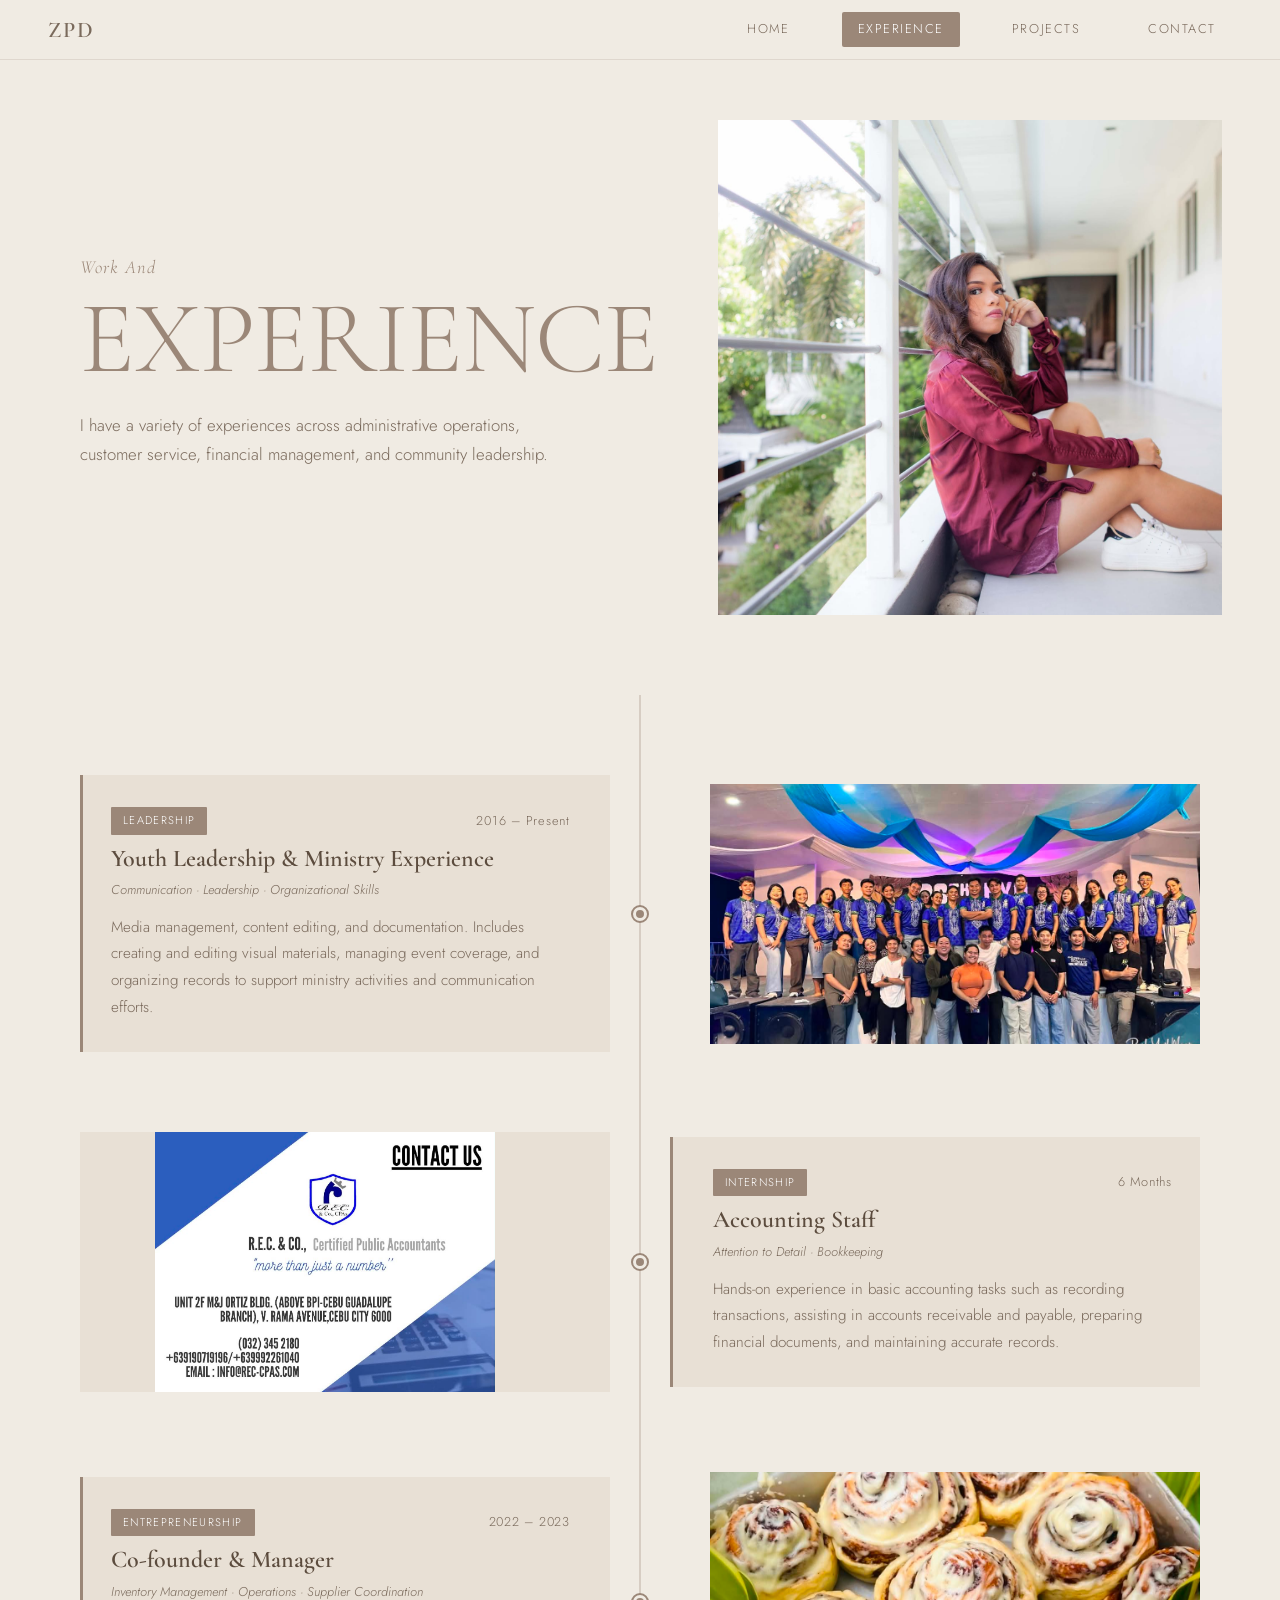
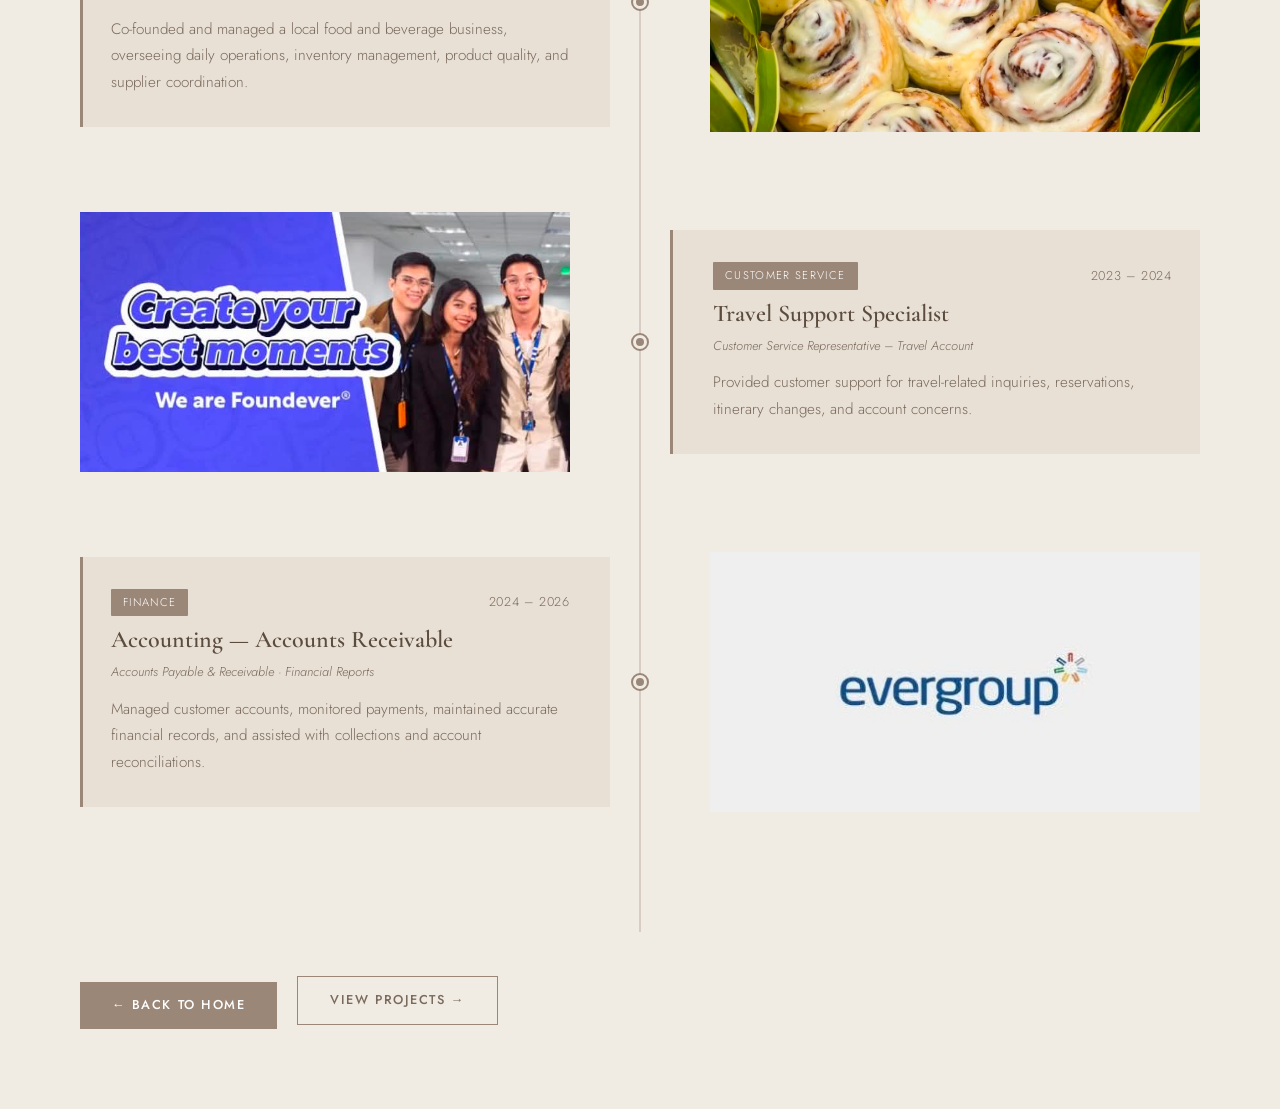
<file: experience.html>
<!DOCTYPE html>
<html lang="en">
<head>
  <meta charset="UTF-8" />
  <meta name="viewport" content="width=device-width, initial-scale=1.0"/>
  <title>Experience | Zsarina Pink Davidon</title>
  <link rel="preconnect" href="https://fonts.googleapis.com">
  <link href="https://fonts.googleapis.com/css2?family=Cormorant+Garamond:ital,wght@0,300;0,400;0,600;1,300;1,400&family=Jost:wght@300;400;500&display=swap" rel="stylesheet">
  <link rel="stylesheet" href="style.css" />
  <link rel="stylesheet" href="experience.css" />
</head>
<body>

  <!-- TOP NAVBAR -->
  <nav class="topnav">
    <div class="topnav-logo">ZPD</div>
    <button class="nav-toggle" aria-label="Toggle navigation" aria-expanded="false">
      <span></span><span></span><span></span>
    </button>
    <div class="topnav-links">
      <a href="index.html">Home</a>
      <a href="experience.html" class="active">Experience</a>
      <a href="projects.html">Projects</a>
      <a href="index.html#contact">Contact</a>
    </div>
  </nav>

  <!-- PAGE HERO -->
  <section class="exp-hero">
    <div class="exp-hero-text">
      <p class="eyebrow italic">Work And</p>
      <h1 class="display">EXPERIENCE</h1>
      <p class="exp-hero-sub">I have a variety of experiences across administrative operations, customer service, financial management, and community leadership.</p>
    </div>
    <div class="exp-hero-photo">
      <img src="assets/exp-hero.jpg" alt="Experience" onerror="this.style.background='#c9b99a';this.removeAttribute('src')" />
    </div>
  </section>

  <!-- TIMELINE -->
  <section class="exp-timeline">

    <!-- Entry 1 -->
    <div class="exp-entry left">
      <div class="exp-card">
        <div class="exp-card-header">
          <span class="exp-tag">Leadership</span>
          <span class="exp-date">2016 – Present</span>
        </div>
        <h3 class="exp-title">Youth Leadership &amp; Ministry Experience</h3>
        <p class="exp-skills">Communication · Leadership · Organizational Skills</p>
        <p class="exp-desc">Media management, content editing, and documentation. Includes creating and editing visual materials, managing event coverage, and organizing records to support ministry activities and communication efforts.</p>
      </div>
      <div class="exp-line-dot">
        <div class="exp-dot"></div>
      </div>
      <div class="exp-photo">
        <img src="assets/exp1.jpg" alt="Ministry" onerror="this.style.background='#d4c5b2';this.removeAttribute('src')" />
      </div>
    </div>

    <!-- Entry 2 -->
    <div class="exp-entry right">
      <div class="exp-photo exp-photo-fit">
        <img src="assets/exp2.jpg" alt="Accounting Internship" onerror="this.style.background='#c9b99a';this.removeAttribute('src')" />
      </div>
      <div class="exp-line-dot">
        <div class="exp-dot"></div>
      </div>
      <div class="exp-card">
        <div class="exp-card-header">
          <span class="exp-tag">Internship</span>
          <span class="exp-date">6 Months</span>
        </div>
        <h3 class="exp-title">Accounting Staff</h3>
        <p class="exp-skills">Attention to Detail · Bookkeeping</p>
        <p class="exp-desc">Hands-on experience in basic accounting tasks such as recording transactions, assisting in accounts receivable and payable, preparing financial documents, and maintaining accurate records.</p>
      </div>
    </div>

    <!-- Entry 3 -->
    <div class="exp-entry left">
      <div class="exp-card">
        <div class="exp-card-header">
          <span class="exp-tag">Entrepreneurship</span>
          <span class="exp-date">2022 – 2023</span>
        </div>
        <h3 class="exp-title">Co-founder &amp; Manager</h3>
        <p class="exp-skills">Inventory Management · Operations · Supplier Coordination</p>
        <p class="exp-desc">Co-founded and managed a local food and beverage business, overseeing daily operations, inventory management, product quality, and supplier coordination.</p>
      </div>
      <div class="exp-line-dot">
        <div class="exp-dot"></div>
      </div>
      <div class="exp-photo">
        <img src="assets/exp3.jpg" alt="Business" onerror="this.style.background='#b5a694';this.removeAttribute('src')" />
      </div>
    </div>

    <!-- Entry 4 -->
    <div class="exp-entry right">
      <div class="exp-photo">
        <img src="assets/exp4.jpg" alt="Travel Support" onerror="this.style.background='#c9b99a';this.removeAttribute('src')" />
      </div>
      <div class="exp-line-dot">
        <div class="exp-dot"></div>
      </div>
      <div class="exp-card">
        <div class="exp-card-header">
          <span class="exp-tag">Customer Service</span>
          <span class="exp-date">2023 – 2024</span>
        </div>
        <h3 class="exp-title">Travel Support Specialist</h3>
        <p class="exp-skills">Customer Service Representative – Travel Account</p>
        <p class="exp-desc">Provided customer support for travel-related inquiries, reservations, itinerary changes, and account concerns.</p>
      </div>
    </div>

    <!-- Entry 5 -->
    <div class="exp-entry left">
      <div class="exp-card">
        <div class="exp-card-header">
          <span class="exp-tag">Finance</span>
          <span class="exp-date">2024 – 2026</span>
        </div>
        <h3 class="exp-title">Accounting — Accounts Receivable</h3>
        <p class="exp-skills">Accounts Payable &amp; Receivable · Financial Reports</p>
        <p class="exp-desc">Managed customer accounts, monitored payments, maintained accurate financial records, and assisted with collections and account reconciliations.</p>
      </div>
      <div class="exp-line-dot">
        <div class="exp-dot"></div>
      </div>
      <div class="exp-photo">
        <img src="assets/exp5.jpg" alt="Accounting" onerror="this.style.background='#d4c5b2';this.removeAttribute('src')" />
      </div>
    </div>

  </section>

  <!-- BACK TO HOME -->
  <section class="exp-footer">
    <a href="index.html" class="btn-primary">← Back to Home</a>
    <a href="projects.html" class="btn-outline">View Projects →</a>
  </section>

  <script src="script.js"></script>
</body>
</html>
</file>
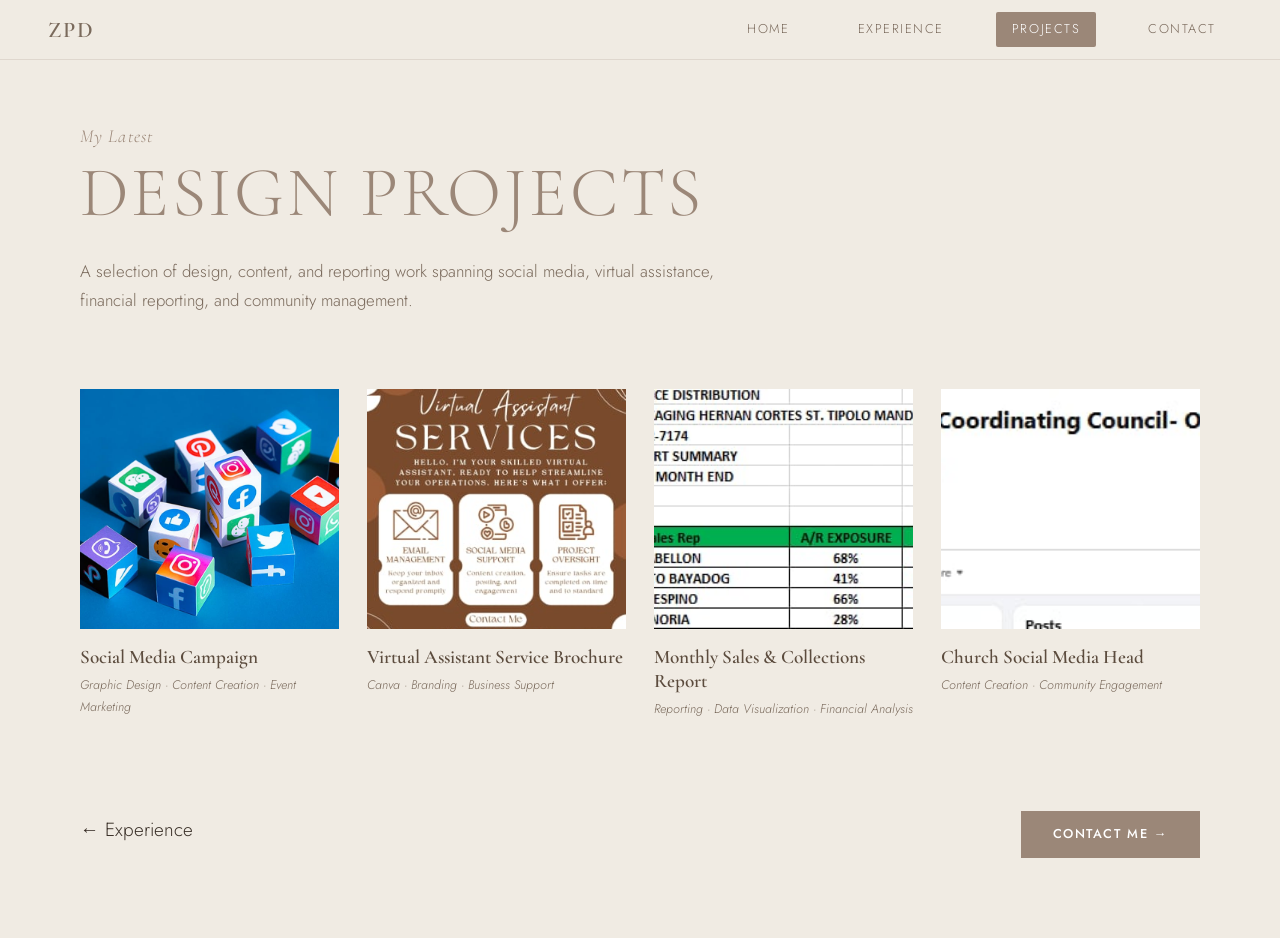
<file: projects.html>
<!DOCTYPE html>
<html lang="en">
<head>
  <meta charset="UTF-8" />
  <meta name="viewport" content="width=device-width, initial-scale=1.0"/>
  <title>Projects | Zsarina Pink Davidon</title>
  <link rel="preconnect" href="https://fonts.googleapis.com">
  <link href="https://fonts.googleapis.com/css2?family=Cormorant+Garamond:ital,wght@0,300;0,400;0,600;1,300;1,400&family=Jost:wght@300;400;500&display=swap" rel="stylesheet">
  <link rel="stylesheet" href="style.css" />
  <link rel="stylesheet" href="projects.css" />
</head>
<body>

  <!-- TOP NAVBAR -->
  <nav class="topnav">
    <div class="topnav-logo">ZPD</div>
    <button class="nav-toggle" aria-label="Toggle navigation" aria-expanded="false">
      <span></span><span></span><span></span>
    </button>
    <div class="topnav-links">
      <a href="index.html">Home</a>
      <a href="experience.html">Experience</a>
      <a href="projects.html" class="active">Projects</a>
      <a href="index.html#contact">Contact</a>
    </div>
  </nav>

  <!-- PAGE HERO -->
  <section class="proj-hero">
    <p class="eyebrow italic">My Latest</p>
    <h1 class="display-md">DESIGN PROJECTS</h1>
    <p class="proj-hero-sub">A selection of design, content, and reporting work spanning social media, virtual assistance, financial reporting, and community management.</p>
  </section>

  <!-- PROJECTS GRID -->
  <section class="proj-grid">

    <!-- Project 1 -->
    <div class="proj-card" data-modal="modal-1">
      <div class="proj-thumb">
        <img src="assets/proj1.jpg" alt="Social Media Campaign" onerror="this.style.background='#3a6ea5';this.removeAttribute('src')" />
        <div class="proj-overlay"><span>View Details</span></div>
      </div>
      <h3>Social Media Campaign</h3>
      <p class="proj-tags">Graphic Design · Content Creation · Event Marketing</p>
    </div>

    <!-- Project 2 -->
    <div class="proj-card" data-modal="modal-2">
      <div class="proj-thumb">
        <img src="assets/proj2.jpg" alt="Virtual Assistant Service Brochure" onerror="this.style.background='#5c4534';this.removeAttribute('src')" />
        <div class="proj-overlay"><span>View Details</span></div>
      </div>
      <h3>Virtual Assistant Service Brochure</h3>
      <p class="proj-tags">Canva · Branding · Business Support</p>
    </div>

    <!-- Project 3 -->
    <div class="proj-card" data-modal="modal-3">
      <div class="proj-thumb">
        <img src="assets/proj3.jpg" alt="Monthly Sales & Collections Report" onerror="this.style.background='#e8e0d5';this.removeAttribute('src')" />
        <div class="proj-overlay"><span>View Details</span></div>
      </div>
      <h3>Monthly Sales &amp; Collections Report</h3>
      <p class="proj-tags">Reporting · Data Visualization · Financial Analysis</p>
    </div>

    <!-- Project 4 -->
    <div class="proj-card" data-modal="modal-4">
      <div class="proj-thumb">
        <img src="assets/proj4.jpg" alt="Church Social Media Head" onerror="this.style.background='#2f4f3f';this.removeAttribute('src')" />
        <div class="proj-overlay"><span>View Details</span></div>
      </div>
      <h3>Church Social Media Head</h3>
      <p class="proj-tags">Content Creation · Community Engagement</p>
    </div>

  </section>

  <!-- BACK / NEXT -->
  <section class="proj-footer">
    <a href="experience.html" class="btn-outline">← Experience</a>
    <a href="index.html#contact" class="btn-primary">Contact Me →</a>
  </section>

  <!-- ─────────────── MODALS ─────────────── -->

  <!-- Modal 1 -->
  <div class="modal-backdrop" id="modal-1">
    <div class="modal-box">
      <button class="modal-close" data-close>&times;</button>
      <div class="modal-img">
        <img src="assets/proj1.jpg" alt="Social Media Campaign" onerror="this.style.background='#3a6ea5';this.removeAttribute('src')" />
      </div>
      <div class="modal-content">
        <span class="exp-tag">Design</span>
        <h2>Social Media Campaign</h2>
        <p>A full social media campaign covering graphic design, content creation, and event marketing — built to boost community engagement and brand visibility across platforms.</p>
        <ul class="modal-tags">
          <li>Graphic Design</li>
          <li>Content Creation</li>
          <li>Event Marketing</li>
          <li>Community Engagement</li>
        </ul>
      </div>
    </div>
  </div>

  <!-- Modal 2 -->
  <div class="modal-backdrop" id="modal-2">
    <div class="modal-box">
      <button class="modal-close" data-close>&times;</button>
      <div class="modal-img">
        <img src="assets/proj2.jpg" alt="Virtual Assistant Service Brochure" onerror="this.style.background='#5c4534';this.removeAttribute('src')" />
      </div>
      <div class="modal-content">
        <span class="exp-tag">Branding</span>
        <h2>Virtual Assistant Service Brochure</h2>
        <p>A branded service brochure designed in Canva, showcasing virtual assistant offerings including email management, project oversight, and business support services.</p>
        <ul class="modal-tags">
          <li>Canva</li>
          <li>Branding</li>
          <li>Business Support</li>
          <li>Marketing Materials</li>
        </ul>
      </div>
    </div>
  </div>

  <!-- Modal 3 -->
  <div class="modal-backdrop" id="modal-3">
    <div class="modal-box">
      <button class="modal-close" data-close>&times;</button>
      <div class="modal-img">
        <img src="assets/proj3.jpg" alt="Monthly Sales & Collections Report" onerror="this.style.background='#e8e0d5';this.removeAttribute('src')" />
      </div>
      <div class="modal-content">
        <span class="exp-tag">Finance</span>
        <h2>Monthly Sales &amp; Collections Report</h2>
        <p>A detailed monthly report tracking sales representatives' accounts receivable exposure, presented with clear data visualization to support financial decision-making.</p>
        <ul class="modal-tags">
          <li>Reporting</li>
          <li>Data Visualization</li>
          <li>Accounts Receivable</li>
          <li>Financial Analysis</li>
        </ul>
      </div>
    </div>
  </div>

  <!-- Modal 4 -->
  <div class="modal-backdrop" id="modal-4">
    <div class="modal-box">
      <button class="modal-close" data-close>&times;</button>
      <div class="modal-img">
        <img src="assets/proj4.jpg" alt="Church Social Media Head" onerror="this.style.background='#2f4f3f';this.removeAttribute('src')" />
      </div>
      <div class="modal-content">
        <span class="exp-tag">Community</span>
        <h2>Church Social Media Head</h2>
        <p>Led the social media presence for a parish youth ministry page, managing content creation, event marketing, and community engagement to grow and connect with followers.</p>
        <ul class="modal-tags">
          <li>Graphic Design</li>
          <li>Content Creation</li>
          <li>Event Marketing</li>
          <li>Community Engagement</li>
        </ul>
      </div>
    </div>
  </div>

  <script src="script.js"></script>
</body>
</html>
</file>
<file: style.css>
/* ─── TOKENS ─── */
:root {
  --cream:    #f0ebe3;
  --beige:    #e8e0d5;
  --taupe:    #9b8778;
  --taupe-dk: #7a6a5c;
  --brown:    #5c4c3e;
  --text:     #3a3028;
  --text-lt:  #7a6a5c;
  --white:    #ffffff;
  --font-display: 'Cormorant Garamond', serif;
  --font-body:    'Jost', sans-serif;
}

/* ─── RESET ─── */
*, *::before, *::after { box-sizing: border-box; margin: 0; padding: 0; }
html { scroll-behavior: smooth; }
body {
  background: var(--cream);
  color: var(--text);
  font-family: var(--font-body);
  font-weight: 300;
  font-size: 19px;
  line-height: 1.75;
  overflow-x: hidden;
}
img { display: block; width: 100%; height: 100%; object-fit: cover; }
a { text-decoration: none; color: inherit; }
ul { list-style: none; }

/* ─── TOP NAV ─── */
.topnav {
  position: fixed;
  top: 0; left: 0; right: 0;
  z-index: 100;
  display: flex;
  align-items: center;
  justify-content: space-between;
  padding: 0 48px;
  height: 60px;
  background: rgba(240,235,227,0.92);
  backdrop-filter: blur(8px);
  border-bottom: 1px solid rgba(155,135,120,0.2);
}
.topnav-logo {
  font-family: var(--font-display);
  font-size: 1.4rem;
  font-weight: 600;
  color: var(--taupe-dk);
  letter-spacing: 0.1em;
}
.topnav-links {
  display: flex;
  align-items: center;
  gap: 36px;
}
.topnav-links a {
  font-size: 0.8rem;
  letter-spacing: 0.12em;
  text-transform: uppercase;
  color: var(--text-lt);
  padding: 6px 16px;
  border-radius: 2px;
  background: transparent;
  transition: color 0.2s, background 0.2s;
}
.topnav-links a:hover,
.topnav-links a.active {
  color: var(--brown);
}
.topnav-links a.active {
  background: var(--taupe);
  color: var(--white);
}

/* ─── HAMBURGER ─── */
.nav-toggle {
  display: none;
  flex-direction: column;
  justify-content: center;
  gap: 5px;
  width: 36px;
  height: 36px;
  cursor: pointer;
  background: none;
  border: none;
  padding: 4px;
  z-index: 110;
}
.nav-toggle span {
  display: block;
  width: 100%;
  height: 2px;
  background: var(--taupe-dk);
  border-radius: 2px;
  transition: transform 0.3s, opacity 0.3s;
  transform-origin: center;
}
.nav-toggle.open span:nth-child(1) { transform: translateY(7px) rotate(45deg); }
.nav-toggle.open span:nth-child(2) { opacity: 0; }
.nav-toggle.open span:nth-child(3) { transform: translateY(-7px) rotate(-45deg); }

/* ─── SCROLLSPY ─── */
.scrollspy {
  position: fixed;
  right: 24px;
  top: 50%;
  transform: translateY(-50%);
  z-index: 99;
  display: flex;
  flex-direction: column;
  align-items: flex-end;
}
.scrollspy ul {
  display: flex;
  flex-direction: column;
  gap: 16px;
  align-items: flex-end;
}
.scrollspy li {
  display: flex;
  justify-content: flex-end;
}
.spy-dot {
  display: flex;
  align-items: center;
  gap: 10px;
  cursor: pointer;
  text-decoration: none;
}
.spy-dot::before {
  content: attr(data-label);
  order: 1;
  font-family: var(--font-body);
  font-size: 0.68rem;
  letter-spacing: 0.06em;
  text-transform: uppercase;
  color: var(--taupe-dk);
  white-space: nowrap;
  opacity: 0.5;
  transition: opacity 0.2s, color 0.2s;
}
.spy-dot::after {
  content: '';
  order: 2;
  display: block;
  width: 8px;
  height: 8px;
  border-radius: 50%;
  background: rgba(155,135,120,0.35);
  border: 1.5px solid var(--taupe);
  flex-shrink: 0;
  transition: background 0.25s, transform 0.25s;
}
.spy-dot:hover::before,
.spy-dot.active::before {
  opacity: 1;
  color: var(--brown);
}
.spy-dot:hover::after,
.spy-dot.active::after {
  background: var(--taupe);
  transform: scale(1.4);
}

/* ─── SECTION BASE ─── */
.section {
  min-height: 100vh;
  padding: 100px 110px 80px;
  display: flex;
  align-items: center;
  gap: 60px;
}

/* ─── TYPE ─── */
.eyebrow {
  font-family: var(--font-display);
  font-size: 1.15rem;
  font-style: italic;
  color: var(--taupe);
  letter-spacing: 0.06em;
  margin-bottom: 6px;
}
.display {
  font-family: var(--font-display);
  font-size: clamp(3.5rem, 8vw, 7rem);
  font-weight: 300;
  color: var(--taupe);
  line-height: 0.95;
  letter-spacing: -0.01em;
  margin-bottom: 24px;
}
.display-md {
  font-family: var(--font-display);
  font-size: clamp(2.4rem, 5.5vw, 4.4rem);
  font-weight: 300;
  color: var(--taupe);
  line-height: 1;
  letter-spacing: 0.04em;
  margin-bottom: 28px;
  text-transform: uppercase;
}
.subheading {
  font-family: var(--font-body);
  font-size: 1.2rem;
  font-weight: 500;
  color: var(--text);
  margin-bottom: 14px;
}
p { color: var(--text-lt); margin-bottom: 14px; font-size: 1.1rem; }

/* ─── BUTTON ─── */
.btn-primary {
  display: inline-block;
  margin-top: 10px;
  padding: 12px 32px;
  background: var(--taupe);
  color: var(--white);
  font-family: var(--font-body);
  font-size: 0.8rem;
  font-weight: 500;
  letter-spacing: 0.12em;
  text-transform: uppercase;
  border: none;
  cursor: pointer;
  transition: background 0.2s;
}
.btn-primary:hover { background: var(--taupe-dk); }

/* ─── HERO ─── */
.hero {
  gap: 40px;
  padding-top: 120px;
}
.hero-text {
  flex: 1.2;
  padding-right: 40px;
}
.hero-text .eyebrow {
  font-style: italic;
  font-size: 1.1rem;
  color: var(--text-lt);
  margin-bottom: 10px;
}
.hero-sub {
  max-width: 480px;
  margin-bottom: 28px;
  font-size: 1.15rem;
}
.hero-photo {
  flex: 0.8;
  max-width: 40%;
  height: 56vh;
  position: relative;
}
.photo-frame {
  width: 100%;
  height: 100%;
  position: relative;
  overflow: hidden;
}
.photo-frame img {
  width: 100%;
  height: 100%;
  object-fit: cover;
  min-height: 300px;
  background: #c9b99a;
}
.photo-label {
  position: absolute;
  bottom: 0; right: 0;
  background: var(--taupe);
  color: var(--white);
  padding: 18px 28px;
  text-align: right;
}
.photo-label span {
  display: block;
  font-size: 0.85rem;
  letter-spacing: 0.1em;
  margin-bottom: 4px;
  opacity: 0.85;
}
.photo-label strong {
  font-family: var(--font-display);
  font-size: 1.6rem;
  font-weight: 400;
  font-style: italic;
}

/* ─── ABOUT ─── */
.about { gap: 70px; }
.about-photo {
  flex: 0 0 360px;
  height: 460px;
  position: relative;
}
.about-photo img {
  width: 100%;
  height: 100%;
  object-fit: cover;
  min-height: 300px;
  background: #d4c5b2;
}
.briefcase-badge {
  position: absolute;
  bottom: 24px; left: -18px;
  width: 54px; height: 54px;
  background: var(--taupe);
  display: flex; align-items: center; justify-content: center;
  font-size: 1.4rem;
}
.about-text { flex: 1.3; }
.goal-box {
  background: var(--taupe);
  color: var(--white);
  padding: 20px 24px;
  margin-top: 20px;
}
.goal-box p { color: var(--white); margin: 0; font-size: 1rem; }

/* ─── VISION ─── */
.vision { align-items: flex-start; gap: 60px; }
.vision-left { flex: 1.3; padding-top: 20px; }
.vm-block { margin-bottom: 28px; }
.vm-block h4 {
  font-family: var(--font-body);
  font-weight: 500;
  font-size: 1.05rem;
  color: var(--brown);
  margin-bottom: 8px;
}
.mission-list { padding-left: 0; }
.mission-list li {
  padding: 6px 0 6px 20px;
  position: relative;
  color: var(--text-lt);
  font-size: 1rem;
}
.mission-list li::before {
  content: '';
  position: absolute;
  left: 0; top: 16px;
  width: 10px; height: 10px;
  background: var(--taupe);
  border-radius: 1px;
}
.vision-right {
  flex: 0 0 320px;
  display: flex;
  flex-direction: column;
  gap: 16px;
  height: 65vh;
}
.vision-img-top, .vision-img-bot {
  flex: 1;
  overflow: hidden;
}
.vision-img-top img, .vision-img-bot img { min-height: 150px; background: #c9b99a; }

/* ─── EDUCATION ─── */
.education { align-items: flex-start; gap: 36px; padding-left: 40px; }
.edu-photos {
  flex: 0 0 220px;
  height: 65vh;
  display: flex;
  flex-direction: column;
  gap: 0;
}
.edu-photos img { flex: 1; min-height: 150px; }
.edu-photos-right { flex: 0 0 220px; }
.edu-content { flex: 1; padding: 0 0; min-width: 0; }
.timeline { margin-top: 10px; }
.timeline-line {
  display: flex;
  justify-content: space-between;
  padding: 0 4px;
  margin-bottom: 8px;
}
.tl-year {
  font-family: var(--font-body);
  font-size: 0.85rem;
  color: var(--text-lt);
  letter-spacing: 0.06em;
}
.tl-bar {
  display: flex;
  align-items: center;
  gap: 0;
  margin-bottom: 32px;
  position: relative;
}
.tl-bar::before {
  content: '';
  position: absolute;
  left: 0; right: 0; top: 50%;
  height: 2px;
  background: var(--taupe);
  transform: translateY(-50%);
}
.tl-dot {
  width: 12px; height: 12px;
  background: var(--taupe);
  border-radius: 1px;
  flex-shrink: 0;
  position: relative;
  z-index: 1;
}
.tl-dot:nth-child(2) { margin: 0 auto; }
.edu-cards { display: grid; grid-template-columns: 1fr 1fr; gap: 40px; }
.edu-card h4 {
  font-family: var(--font-display);
  font-style: italic;
  font-size: 1.25rem;
  font-weight: 600;
  color: var(--brown);
  margin-bottom: 4px;
}
.edu-course {
  font-style: italic;
  font-size: 1rem;
  color: var(--taupe-dk);
  margin-bottom: 6px;
}

/* ─── SKILLS ─── */
.skills { flex-direction: column; align-items: flex-start; gap: 40px; }
.skills-header { }
.skills-grid {
  display: grid;
  grid-template-columns: repeat(3, 1fr);
  gap: 2px;
  width: 100%;
}
.skill-card {
  background: var(--beige);
  padding: 36px 28px;
  display: flex;
  gap: 20px;
  align-items: flex-start;
  transition: background 0.2s;
}
.skill-card:hover { background: var(--taupe); }
.skill-card:hover h4,
.skill-card:hover p { color: var(--white); }
.skill-num {
  font-family: var(--font-display);
  font-size: 2.8rem;
  font-weight: 300;
  color: var(--taupe);
  line-height: 1;
  flex-shrink: 0;
  transition: color 0.2s;
}
.skill-card:hover .skill-num { color: rgba(255,255,255,0.4); }
.skill-text h4 {
  font-family: var(--font-body);
  font-weight: 500;
  font-size: 1rem;
  color: var(--brown);
  margin-bottom: 8px;
  font-style: italic;
}
.skill-text p { font-size: 0.95rem; margin: 0; }

/* ─── STRENGTHS ─── */
.strengths { gap: 60px; }
.strengths-photos {
  flex: 0 0 240px;
  display: flex;
  flex-direction: column;
  gap: 16px;
  height: 60vh;
}
.strengths-photos img { flex: 1; min-height: 150px; }
.strengths-content { flex: 1.3; }
.strengths-sub { max-width: 520px; margin-bottom: 32px; font-size: 1.1rem; }
.strengths-grid {
  display: grid;
  grid-template-columns: 1fr 1fr;
  gap: 28px 40px;
}
.strength-item { display: flex; gap: 12px; align-items: flex-start; }
.strength-icon {
  color: var(--taupe);
  font-size: 1rem;
  flex-shrink: 0;
  margin-top: 2px;
}
.strength-item h5 {
  font-family: var(--font-display);
  font-style: italic;
  font-size: 1.15rem;
  font-weight: 600;
  color: var(--brown);
  margin-bottom: 4px;
}
.strength-item p { font-size: 0.95rem; margin: 0; }

/* ─── TOOLS ─── */
.tools { flex-direction: column; align-items: center; text-align: center; gap: 40px; }
.tools .eyebrow { text-align: center; }
.tools-groups { display: flex; flex-direction: column; gap: 28px; width: 100%; max-width: 780px; }
.tools-group { }
.tools-label {
  font-size: 0.8rem;
  letter-spacing: 0.15em;
  text-transform: uppercase;
  color: var(--taupe);
  margin-bottom: 12px;
}
.tools-icons {
  display: flex;
  flex-wrap: wrap;
  justify-content: center;
  gap: 24px 22px;
}
.tool-item {
  display: flex;
  flex-direction: column;
  align-items: center;
  gap: 8px;
  width: 64px;
}
.tools-icons img {
  width: 36px; height: 36px;
  object-fit: contain;
  opacity: 0.75;
  transition: opacity 0.2s, transform 0.2s;
  filter: none;
}
.tools-icons img:hover { opacity: 1; transform: scale(1.15); }
.tool-name {
  font-size: 0.65rem;
  letter-spacing: 0.04em;
  text-transform: uppercase;
  color: var(--text-lt);
  text-align: center;
  opacity: 0.75;
}

/* ─── COMMITMENT ─── */
.commitment { gap: 0; padding: 100px 50px 80px; position: relative; }
.commit-photos {
  flex: 0 0 240px;
  display: flex;
  flex-direction: column;
  gap: 0;
  height: 65vh;
}
.commit-photos img { flex: 1; min-height: 150px; }
.commit-text {
  flex: 1.3;
  padding: 0 50px;
  display: flex;
  flex-direction: column;
  justify-content: center;
}
.commit-text p { max-width: 460px; font-size: 1.1rem; }
.commit-badge {
  margin-top: 28px;
  display: flex;
  align-items: center;
  gap: 14px;
  background: var(--taupe);
  color: var(--white);
  padding: 16px 24px;
  max-width: 360px;
}
.commit-badge strong {
  font-family: var(--font-display);
  font-style: italic;
  font-size: 1.35rem;
}
.commit-photo-right {
  flex: 0 0 280px;
  height: 65vh;
  overflow: hidden;
}
.commit-photo-right img { min-height: 300px; }

/* ─── CONTACT ─── */
.contact {
  gap: 0;
  padding: 20px 80px 60px;
  align-items: stretch;
  min-height: 100vh;
}
.contact-inner {
  display: flex;
  width: 100%;
  overflow: hidden;
  box-shadow: 0 8px 40px rgba(58,48,40,0.10);
  min-height: 75vh;
}
.contact-photo {
  flex: 0 0 42%;
  overflow: hidden;
  position: relative;
  min-height: unset;
}
.contact-photo img { width: 100%; height: 100%; object-fit: cover; min-height: 400px; background: #c9b99a; }

/* right side: two-tone column */
.contact-text {
  flex: 1;
  display: flex;
  flex-direction: column;
}

/* upper cream band — heading */
.contact-upper {
  flex: 1;
  padding: 52px 52px 44px;
  display: flex;
  flex-direction: column;
  justify-content: center;
  border-left: 3px solid rgba(155,135,120,0.25);
  position: relative;
  background: var(--cream);
}
.contact-upper .display-md {
  font-size: clamp(3rem, 6vw, 5.5rem);
  margin-bottom: 20px;
}
.contact-upper-sub {
  font-size: 0.9rem;
  letter-spacing: 0.12em;
  text-transform: uppercase;
  color: var(--taupe);
  margin: 0;
  max-width: 340px;
  line-height: 1.8;
  border-top: 1px solid rgba(155,135,120,0.3);
  padding-top: 20px;
}

/* lower taupe band — contact info + socials */
.contact-lower {
  background: var(--taupe);
  padding: 40px 60px;
  display: flex;
  gap: 0;
  align-items: flex-start;
}
.contact-lower-left {
  flex: 1;
  padding-right: 40px;
}
.contact-lower-label {
  font-family: var(--font-body);
  font-size: 0.75rem;
  font-weight: 700;
  letter-spacing: 0.18em;
  text-transform: uppercase;
  color: var(--white);
  margin-bottom: 18px;
  display: block;
}
.contact-detail {
  display: flex;
  align-items: center;
  gap: 12px;
  margin-bottom: 12px;
  font-size: 1rem;
}
.contact-detail img {
  width: 22px; height: 22px;
  object-fit: contain;
  flex-shrink: 0;
  filter: brightness(0) invert(1);
  opacity: 0.9;
}
.contact-detail a {
  color: var(--white);
  font-style: italic;
  font-family: var(--font-display);
  font-size: 1.15rem;
  transition: opacity 0.2s;
}
.contact-detail a:hover { opacity: 0.75; }

/* vertical divider */
.contact-divider {
  width: 1px;
  background: rgba(255,255,255,0.25);
  align-self: stretch;
  margin: 0 40px;
  flex-shrink: 0;
}

.contact-lower-right {
  flex: 1;
  display: flex;
  align-items: center;
}
.contact-role-text {
  font-size: 1rem;
  color: rgba(255,255,255,0.88);
  line-height: 1.6;
  margin: 0;
}

/* social row */
.contact-socials {
  display: flex;
  flex-direction: column;
  gap: 14px;
  margin-top: 8px;
}
.contact-social-item {
  display: flex;
  align-items: center;
  gap: 12px;
}
.contact-social-item img {
  width: 32px; height: 32px;
  object-fit: contain;
  flex-shrink: 0;
  border-radius: 6px;
}
.contact-social-item a {
  font-size: 0.78rem;
  color: rgba(255,255,255,0.8);
  word-break: break-all;
  transition: color 0.2s;
  letter-spacing: 0.02em;
}
.contact-social-item a:hover { color: var(--white); }

/* ─── RESPONSIVE: TABLET ─── */
@media (max-width: 900px) {

  /* NAV */
  .topnav { padding: 0 20px; }
  .nav-toggle { display: flex; }
  .topnav-links {
    display: none;
    position: fixed;
    top: 60px; left: 0; right: 0;
    background: rgba(240,235,227,0.98);
    backdrop-filter: blur(12px);
    flex-direction: column;
    align-items: stretch;
    gap: 0;
    padding: 12px 0 20px;
    border-bottom: 1px solid rgba(155,135,120,0.2);
    z-index: 99;
  }
  .topnav-links.open { display: flex; }
  .topnav-links a {
    padding: 14px 28px;
    font-size: 0.85rem;
    border-radius: 0;
    border-bottom: 1px solid rgba(155,135,120,0.1);
  }
  .topnav-links a:last-child { border-bottom: none; }

  /* SCROLLSPY */
  .scrollspy { display: none; }

  /* SECTIONS */
  .section { flex-direction: column; padding: 90px 22px 56px; gap: 32px; min-height: auto; }

  /* HERO */
  .hero { flex-direction: column-reverse; padding-top: 80px; }
  .hero-photo { max-width: 100%; width: 100%; height: 48vh; }
  .hero-text { padding-right: 0; }
  .hero-sub { font-size: 1rem; }

  /* ABOUT */
  .about { gap: 32px; }
  .about-photo { flex: none; width: 100%; height: 300px; }
  .briefcase-badge { left: 12px; }

  /* VISION */
  .vision { gap: 32px; }
  .vision-right { flex: none; width: 100%; height: 44vh; flex-direction: row; }

  /* EDUCATION */
  .education { padding-left: 22px; gap: 0; flex-direction: column; }
  .edu-photos { flex-direction: row; height: 180px; flex: none; width: 100%; }
  .edu-photos-right { display: none; }
  .edu-cards { grid-template-columns: 1fr; gap: 24px; }

  /* SKILLS */
  .skills-grid { grid-template-columns: 1fr; }

  /* STRENGTHS */
  .strengths { gap: 32px; }
  .strengths-photos { flex-direction: row; height: 180px; flex: none; width: 100%; }
  .strengths-grid { grid-template-columns: 1fr; gap: 20px; }
  .strengths-sub { max-width: 100%; }

  /* COMMITMENT */
  .commitment { padding: 90px 22px 56px; }
  .commit-photos { flex-direction: row; height: 180px; flex: none; width: 100%; }
  .commit-text { padding: 0; }
  .commit-badge { max-width: 100%; }
  .commit-photo-right { display: none; }

  /* CONTACT */
  .contact { min-height: auto; padding: 40px 22px; }
  .contact-inner { flex-direction: column; }
  .contact-photo { flex: none; width: 100%; height: 40vh; min-height: unset; }
  .contact-upper { padding: 32px 24px; border-left: none; border-top: 3px solid rgba(155,135,120,0.25); }
  .contact-lower { flex-direction: column; gap: 28px; padding: 28px 24px; }
  .contact-lower-left { padding-right: 0; }
  .contact-divider { width: 100%; height: 1px; margin: 0; align-self: auto; }
  .contact-lower-right { align-items: flex-start; }
}

/* ─── RESPONSIVE: MOBILE ─── */
@media (max-width: 480px) {
  body { font-size: 16px; }

  .section { padding: 80px 18px 48px; }

  .display { font-size: clamp(2.8rem, 12vw, 4rem); }
  .display-md { font-size: clamp(2rem, 10vw, 3rem); }

  .hero { padding-top: 70px; }
  .hero-photo { height: 40vh; }
  .photo-label { padding: 12px 16px; }
  .photo-label strong { font-size: 1.2rem; }

  .about-photo { height: 260px; }

  .vision-right { height: 36vh; }

  .edu-photos { height: 150px; }

  .strengths-photos { height: 150px; }

  .commit-photos { height: 150px; }

  .contact { padding: 32px 18px; }
  .contact-photo { height: 35vh; }

  .tool-item { width: 54px; }
  .tools-icons { gap: 16px 14px; }
  .tools-icons img { width: 30px; height: 30px; }

  .btn-primary, .btn-outline { width: 100%; text-align: center; padding: 14px 20px; }
}
</file>
<file: experience.css>
/* ─── EXPERIENCE PAGE ─── */

/* PAGE HERO */
.exp-hero {
  min-height: 65vh;
  padding: 120px 80px 80px;
  display: flex;
  align-items: center;
  gap: 60px;
}
.exp-hero-text { flex: 1; }
.exp-hero-sub {
  max-width: 480px;
  font-size: 1.05rem;
  margin-top: 16px;
  color: var(--text-lt);
}
.exp-hero-photo {
  flex: 0 0 45%;
  height: 55vh;
  overflow: hidden;
}
.exp-hero-photo img {
  width: 100%;
  height: 100%;
  object-fit: cover;
  min-height: 200px;
  background: #c9b99a;
}

/* TIMELINE SECTION */
.exp-timeline {
  padding: 40px 80px 80px;
  display: flex;
  flex-direction: column;
  gap: 0;
  position: relative;
}

/* vertical center line */
.exp-timeline::before {
  content: '';
  position: absolute;
  left: 50%;
  top: 0; bottom: 0;
  width: 2px;
  background: var(--taupe);
  opacity: 0.3;
  transform: translateX(-50%);
}

/* ENTRY ROW */
.exp-entry {
  display: grid;
  grid-template-columns: 1fr 60px 1fr;
  align-items: center;
  gap: 0;
  padding: 40px 0;
  position: relative;
}

/* dot column */
.exp-line-dot {
  display: flex;
  justify-content: center;
  align-items: center;
  position: relative;
  z-index: 2;
}
.exp-dot {
  width: 14px;
  height: 14px;
  border-radius: 50%;
  background: var(--taupe);
  border: 3px solid var(--cream);
  outline: 2px solid var(--taupe);
  flex-shrink: 0;
}

/* left-aligned card */
.exp-entry.left .exp-card  { grid-column: 1; padding-right: 40px; }
.exp-entry.left .exp-line-dot { grid-column: 2; }
.exp-entry.left .exp-photo { grid-column: 3; padding-left: 40px; }

/* right-aligned card */
.exp-entry.right .exp-photo { grid-column: 1; padding-right: 40px; }
.exp-entry.right .exp-line-dot { grid-column: 2; }
.exp-entry.right .exp-card  { grid-column: 3; padding-left: 40px; }

/* CARD */
.exp-card {
  background: var(--beige);
  padding: 32px 28px;
  border-left: 3px solid var(--taupe);
  transition: border-color 0.2s, box-shadow 0.2s;
}
.exp-card:hover {
  border-color: var(--brown);
  box-shadow: 0 4px 24px rgba(92,76,62,0.08);
}
.exp-card-header {
  display: flex;
  justify-content: space-between;
  align-items: center;
  margin-bottom: 10px;
  flex-wrap: wrap;
  gap: 8px;
}
.exp-tag {
  font-size: 0.7rem;
  letter-spacing: 0.12em;
  text-transform: uppercase;
  background: var(--taupe);
  color: var(--white);
  padding: 4px 12px;
  border-radius: 1px;
  white-space: nowrap;
}
.exp-date {
  font-size: 0.8rem;
  color: var(--text-lt);
  letter-spacing: 0.06em;
}
.exp-title {
  font-family: var(--font-display);
  font-size: 1.5rem;
  font-weight: 600;
  color: var(--brown);
  margin-bottom: 6px;
  line-height: 1.2;
}
.exp-skills {
  font-size: 0.8rem;
  font-style: italic;
  color: var(--taupe-dk);
  margin-bottom: 12px;
}
.exp-desc {
  font-size: 0.95rem;
  color: var(--text-lt);
  line-height: 1.75;
  margin: 0;
}

/* PHOTO */
.exp-photo {
  height: 260px;
  overflow: hidden;
}
.exp-photo img {
  width: 100%;
  height: 100%;
  object-fit: cover;
  min-height: 200px;
}
.exp-photo-fit {
  height: auto;
  background: var(--beige);
  display: flex;
  align-items: center;
  justify-content: center;
}
.exp-photo-fit img {
  height: auto;
  max-height: 260px;
  width: 100%;
  object-fit: contain;
  min-height: 0;
}

/* FOOTER BUTTONS */
.exp-footer {
  padding: 40px 80px 80px;
  display: flex;
  gap: 20px;
  align-items: center;
}
.btn-outline {
  display: inline-block;
  padding: 12px 32px;
  border: 1.5px solid var(--taupe);
  color: var(--taupe-dk);
  font-family: var(--font-body);
  font-size: 0.8rem;
  font-weight: 500;
  letter-spacing: 0.12em;
  text-transform: uppercase;
  transition: background 0.2s, color 0.2s;
}
.btn-outline:hover {
  background: var(--taupe);
  color: var(--white);
}

/* ─── RESPONSIVE: TABLET ─── */
@media (max-width: 900px) {
  .exp-hero {
    flex-direction: column-reverse;
    padding: 90px 22px 52px;
    min-height: auto;
    gap: 28px;
  }
  .exp-hero-photo {
    flex: none;
    width: 100%;
    height: 40vh;
  }
  .exp-hero-sub { max-width: 100%; }

  .exp-timeline {
    padding: 20px 22px 52px;
  }
  .exp-timeline::before { display: none; }

  .exp-entry {
    display: flex;
    flex-direction: column;
    gap: 0;
    padding: 0 0 36px;
  }

  /* photo always on top */
  .exp-entry.left .exp-photo,
  .exp-entry.right .exp-photo {
    order: 1;
    width: 100%;
    height: 200px;
    padding: 0;
  }

  /* card always second */
  .exp-entry.left .exp-card,
  .exp-entry.right .exp-card {
    order: 2;
    width: 100%;
    padding: 20px 20px 20px 24px;
    border-left: 3px solid var(--taupe);
  }

  /* hide dot on mobile */
  .exp-line-dot { display: none; }

  /* separator line between entries */
  .exp-entry + .exp-entry {
    border-top: 1px solid rgba(155,135,120,0.15);
    padding-top: 28px;
  }

  .exp-footer {
    padding: 16px 22px 56px;
    flex-direction: column;
    align-items: stretch;
    gap: 12px;
  }
  .exp-footer .btn-primary,
  .exp-footer .btn-outline {
    text-align: center;
    width: 100%;
  }
}

/* ─── RESPONSIVE: MOBILE ─── */
@media (max-width: 480px) {
  .exp-hero { padding: 80px 18px 44px; }
  .exp-hero-photo { height: 34vh; }
  .exp-timeline { padding: 12px 18px 44px; }
  .exp-entry.left .exp-photo,
  .exp-entry.right .exp-photo { height: 170px; }
  .exp-title { font-size: 1.25rem; }
  .exp-footer { padding: 12px 18px 48px; }
}
</file>
<file: projects.css>
/* ─── PROJECTS PAGE ─── */

.proj-hero {
  padding: 120px 80px 40px;
  max-width: 800px;
}
.proj-hero-sub {
  font-size: 1.05rem;
  margin-top: 8px;
}

/* GRID */
.proj-grid {
  padding: 20px 80px 60px;
  display: grid;
  grid-template-columns: repeat(4, 1fr);
  gap: 28px;
}
.proj-card {
  cursor: pointer;
  transition: transform 0.2s;
}
.proj-card:hover { transform: translateY(-6px); }

.proj-thumb {
  position: relative;
  height: 240px;
  overflow: hidden;
  margin-bottom: 16px;
}
.proj-thumb img {
  width: 100%;
  height: 100%;
  object-fit: cover;
  min-height: 150px;
  transition: transform 0.35s;
}
.proj-card:hover .proj-thumb img { transform: scale(1.08); }

.proj-overlay {
  position: absolute;
  inset: 0;
  background: rgba(92,76,62,0.55);
  display: flex;
  align-items: center;
  justify-content: center;
  opacity: 0;
  transition: opacity 0.25s;
}
.proj-card:hover .proj-overlay { opacity: 1; }
.proj-overlay span {
  color: var(--white);
  font-size: 0.8rem;
  letter-spacing: 0.15em;
  text-transform: uppercase;
  border: 1px solid var(--white);
  padding: 8px 20px;
}

.proj-card h3 {
  font-family: var(--font-display);
  font-size: 1.2rem;
  font-weight: 600;
  color: var(--brown);
  margin-bottom: 6px;
  line-height: 1.25;
}
.proj-tags {
  font-size: 0.78rem;
  color: var(--taupe-dk);
  font-style: italic;
  margin: 0;
}

/* FOOTER */
.proj-footer {
  padding: 20px 80px 80px;
  display: flex;
  justify-content: space-between;
  align-items: center;
}

/* ─────────────── MODAL ─────────────── */
.modal-backdrop {
  display: none;
  position: fixed;
  inset: 0;
  background: rgba(58, 48, 40, 0.55);
  backdrop-filter: blur(4px);
  z-index: 200;
  align-items: center;
  justify-content: center;
  padding: 40px;
}
.modal-backdrop.active {
  display: flex;
  animation: fadeIn 0.25s ease;
}
@keyframes fadeIn {
  from { opacity: 0; }
  to { opacity: 1; }
}

.modal-box {
  background: var(--cream);
  max-width: 640px;
  width: 100%;
  max-height: 90vh;
  overflow-y: auto;
  display: flex;
  flex-direction: column;
  position: relative;
  animation: slideUp 0.3s ease;
}
@keyframes slideUp {
  from { opacity: 0; transform: translateY(24px); }
  to { opacity: 1; transform: translateY(0); }
}

.modal-img {
  width: 100%;
  background: var(--beige);
  display: flex;
  align-items: center;
  justify-content: center;
  padding: 24px;
}
.modal-img img {
  width: 100%;
  height: auto;
  max-height: 360px;
  object-fit: contain;
  display: block;
  box-shadow: 0 6px 24px rgba(58,48,40,0.15);
}

.modal-content {
  padding: 36px 40px 44px;
  display: flex;
  flex-direction: column;
}
.modal-content .exp-tag {
  align-self: flex-start;
  margin-bottom: 14px;
}
.modal-content h2 {
  font-family: var(--font-display);
  font-size: 2rem;
  font-weight: 600;
  color: var(--brown);
  margin-bottom: 14px;
  line-height: 1.15;
}
.modal-content p {
  font-size: 0.98rem;
  margin-bottom: 20px;
}
.modal-tags {
  display: flex;
  flex-wrap: wrap;
  gap: 10px;
  list-style: none;
  padding: 0;
}
.modal-tags li {
  font-size: 0.75rem;
  letter-spacing: 0.06em;
  text-transform: uppercase;
  background: var(--beige);
  color: var(--taupe-dk);
  padding: 6px 14px;
  border: 1px solid rgba(155,135,120,0.3);
}

.modal-close {
  position: absolute;
  top: 16px;
  right: 16px;
  width: 36px;
  height: 36px;
  border-radius: 50%;
  border: none;
  background: rgba(255,255,255,0.85);
  color: var(--brown);
  font-size: 1.4rem;
  line-height: 1;
  cursor: pointer;
  z-index: 5;
  display: flex;
  align-items: center;
  justify-content: center;
  transition: background 0.2s;
}
.modal-close:hover { background: var(--white); }

/* lock scroll when modal open */
body.modal-open { overflow: hidden; }

/* ─── RESPONSIVE: TABLET ─── */
@media (max-width: 900px) {
  .proj-hero { padding: 90px 22px 28px; }

  .proj-grid {
    padding: 10px 22px 40px;
    grid-template-columns: 1fr 1fr;
    gap: 20px;
  }

  .proj-thumb { height: 200px; }

  .proj-footer {
    padding: 10px 22px 56px;
    flex-direction: column-reverse;
    gap: 12px;
    align-items: stretch;
    text-align: center;
  }
  .proj-footer .btn-outline,
  .proj-footer .btn-primary { width: 100%; text-align: center; }

  /* MODAL */
  .modal-backdrop { padding: 16px; align-items: flex-end; }
  .modal-box {
    max-height: 88vh;
    border-radius: 4px 4px 0 0;
  }
  .modal-img { padding: 16px; }
  .modal-img img { max-height: 200px; }
  .modal-content { padding: 24px 20px 32px; }
  .modal-content h2 { font-size: 1.6rem; }
}

/* ─── RESPONSIVE: MOBILE ─── */
@media (max-width: 480px) {
  .proj-hero { padding: 80px 18px 24px; }
  .proj-hero-sub { font-size: 0.95rem; }

  .proj-grid {
    grid-template-columns: 1fr;
    padding: 8px 18px 36px;
    gap: 24px;
  }
  .proj-thumb { height: 220px; }

  .proj-footer { padding: 8px 18px 48px; }

  .modal-backdrop { padding: 0; align-items: flex-end; }
  .modal-box { max-height: 92vh; border-radius: 0; }
  .modal-img img { max-height: 180px; }
  .modal-content { padding: 20px 18px 28px; }
  .modal-content h2 { font-size: 1.4rem; }
}
</file>
